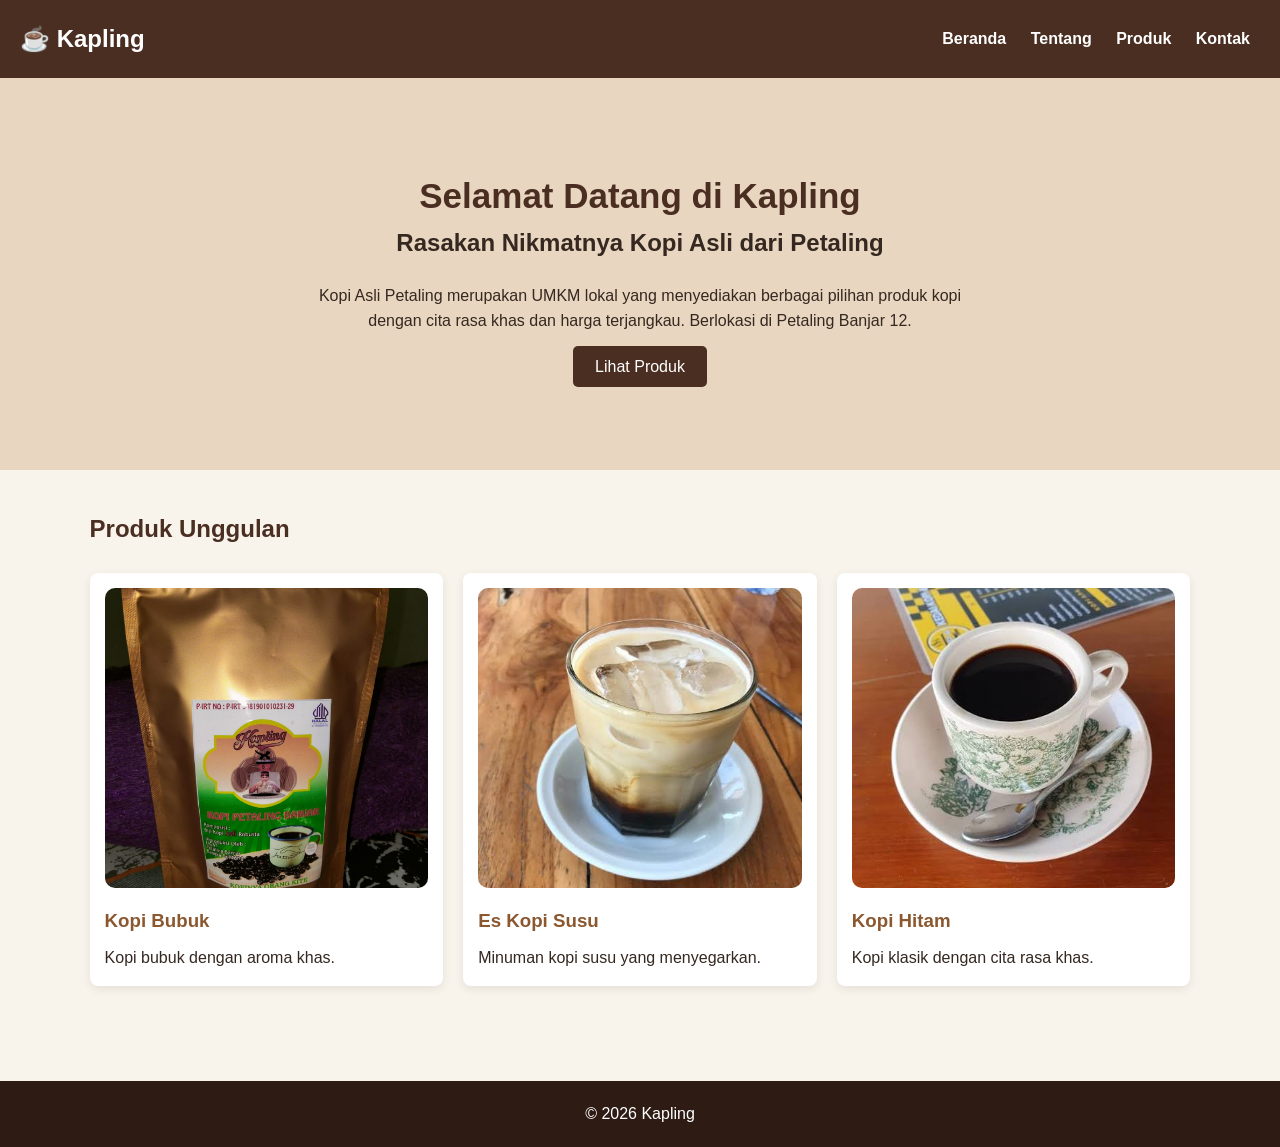
<file: index.html>
<!DOCTYPE html>
<html lang="id">
<head>
    <meta charset="UTF-8">
    <meta name="viewport" content="width=device-width, initial-scale=1.0">
    <title>Beranda - Kapling</title>
    <link rel="stylesheet" href=" style.css">
</head>
<body>

<header>
    <h2>☕ Kapling</h2>
    <nav>
        <a href="index.html">Beranda</a>
        <a href="tentang.html">Tentang</a>
        <a href="produk.html">Produk</a>
        <a href="kontak.html">Kontak</a>
    </nav>
</header>

<main>
<section class="hero">
    <h1>Selamat Datang di Kapling</h1>
    <h2>Rasakan Nikmatnya Kopi Asli dari Petaling</h2>

    <p>
        Kopi Asli Petaling merupakan UMKM lokal yang
        menyediakan berbagai pilihan produk kopi dengan
        cita rasa khas dan harga terjangkau.
        Berlokasi di Petaling Banjar 12.
    </p>

    <a class="tombol" href="produk.html">Lihat Produk</a>
</section>

<section class="container">
    <h2>Produk Unggulan</h2>

    <div class="produk">
        <article>
            <img src="produk.jpeg"
                 alt="Kopi bubuk">
            <h3>Kopi Bubuk </h3>
            <p>Kopi bubuk dengan aroma khas.</p>
        </article>

        <article>
            <img src="es kopi susu.jpg"
                 alt="Es kopi susu">
            <h3>Es Kopi Susu</h3>
            <p>Minuman kopi susu yang menyegarkan.</p>
        </article>

        <article>
            <img src="kopi hitam.jpg"
                 alt="Kopi hitam">
            <h3>Kopi Hitam</h3>
            <p>Kopi klasik dengan cita rasa khas.</p>
        </article>
    </div>
</section>
</main>

<footer>
    <p>&copy; 2026 Kapling </p>
</footer>

</body>
</html>
</file>
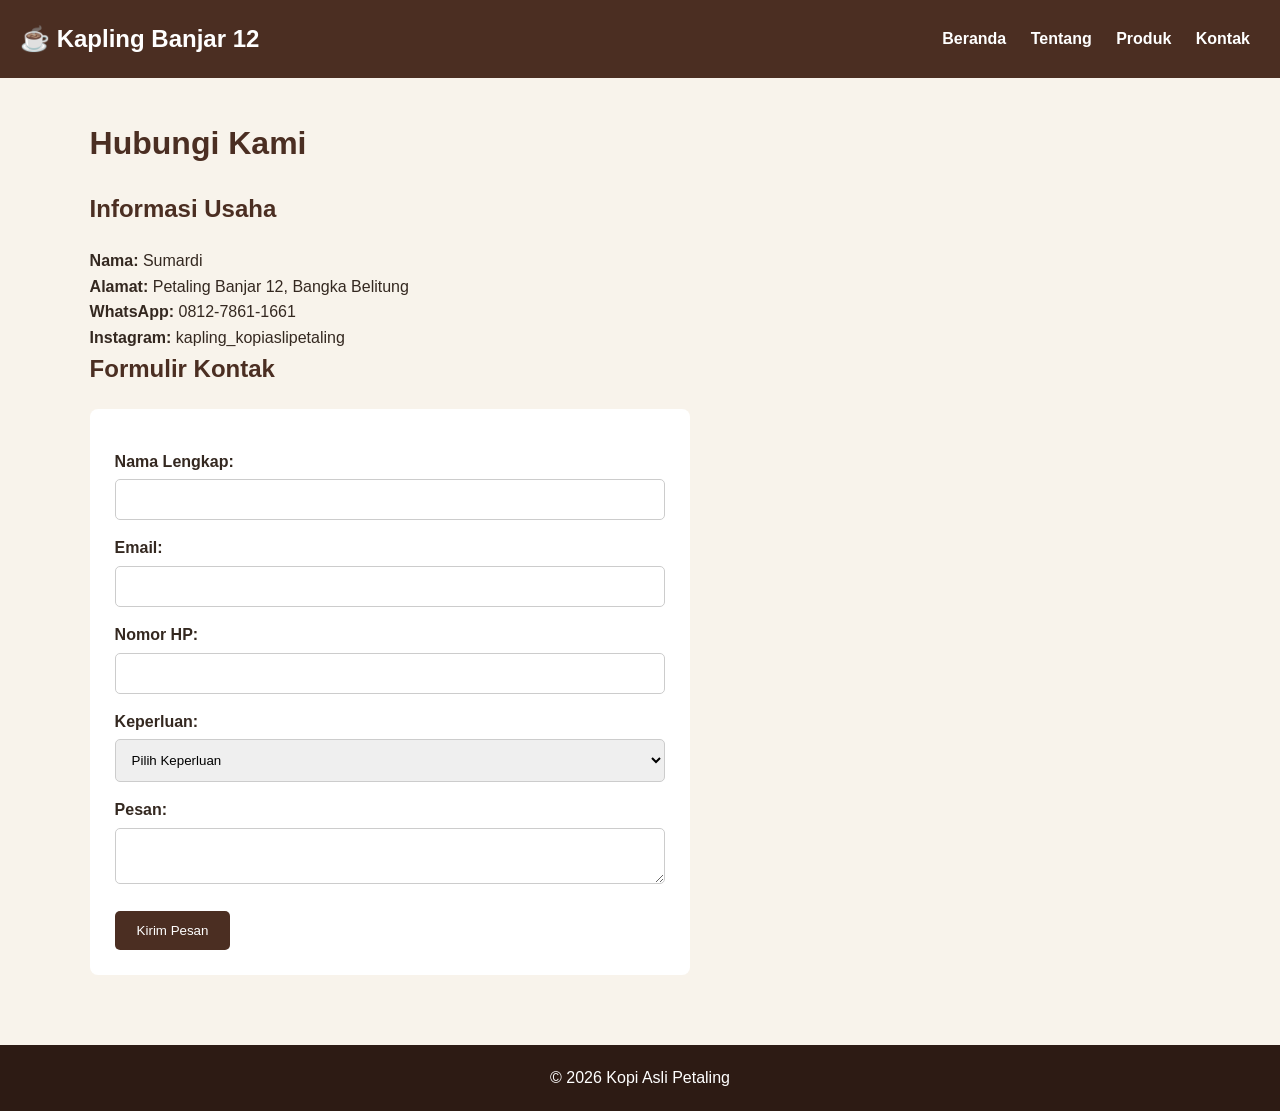
<file: kontak.html>
<!DOCTYPE html>
<html lang="id">
<head>
    <meta charset="UTF-8">
    <meta name="viewport" content="width=device-width, initial-scale=1.0">
    <title>Kontak - Kopi Asli Petaling</title>
    <link rel="stylesheet" href="style.css">
</head>
<body>

<header>
    <h2>☕ Kapling Banjar 12</h2>
    <nav>
        <a href="index.html">Beranda</a>
        <a href="tentang.html">Tentang</a>
        <a href="produk.html">Produk</a>
        <a href="kontak.html">Kontak</a>
    </nav>
</header>

<main class="container">

<h1>Hubungi Kami</h1>

<h2>Informasi Usaha</h2>

<p><b>Nama:</b> Sumardi</p>
<p><b>Alamat:</b> Petaling Banjar 12, Bangka Belitung</p>
<p><b>WhatsApp:</b> 0812-7861-1661</p>
<p><b>Instagram:</b> kapling_kopiaslipetaling</p>

<h2>Formulir Kontak</h2>

<form action="#" method="post">

    <label for="nama">Nama Lengkap:</label>
    <input type="text" id="nama" name="nama"
           required minlength="3" maxlength="60">

    <label for="email">Email:</label>
    <input type="email" id="email" name="email"
           required>

    <label for="hp">Nomor HP:</label>
    <input type="tel" id="hp" name="hp"
           pattern="[0-9]{10,13}"
           title="Masukkan 10 sampai 13 angka"
           required>

    <label for="keperluan">Keperluan:</label>
    <select id="keperluan" name="keperluan" required>
        <option value="">Pilih Keperluan</option>
        <option value="pemesanan">Pemesanan Produk</option>
        <option value="informasi">Informasi Produk</option>
        <option value="kerjasama">Kerja Sama</option>
    </select>

    <label for="pesan">Pesan:</label>
    <textarea id="pesan" name="pesan"
              minlength="10" maxlength="500"
              required></textarea>

    <button type="submit">Kirim Pesan</button>

</form>

</main>

<footer>
    <p>&copy; 2026 Kopi Asli Petaling</p>
</footer>

</body>
</html>
</file>
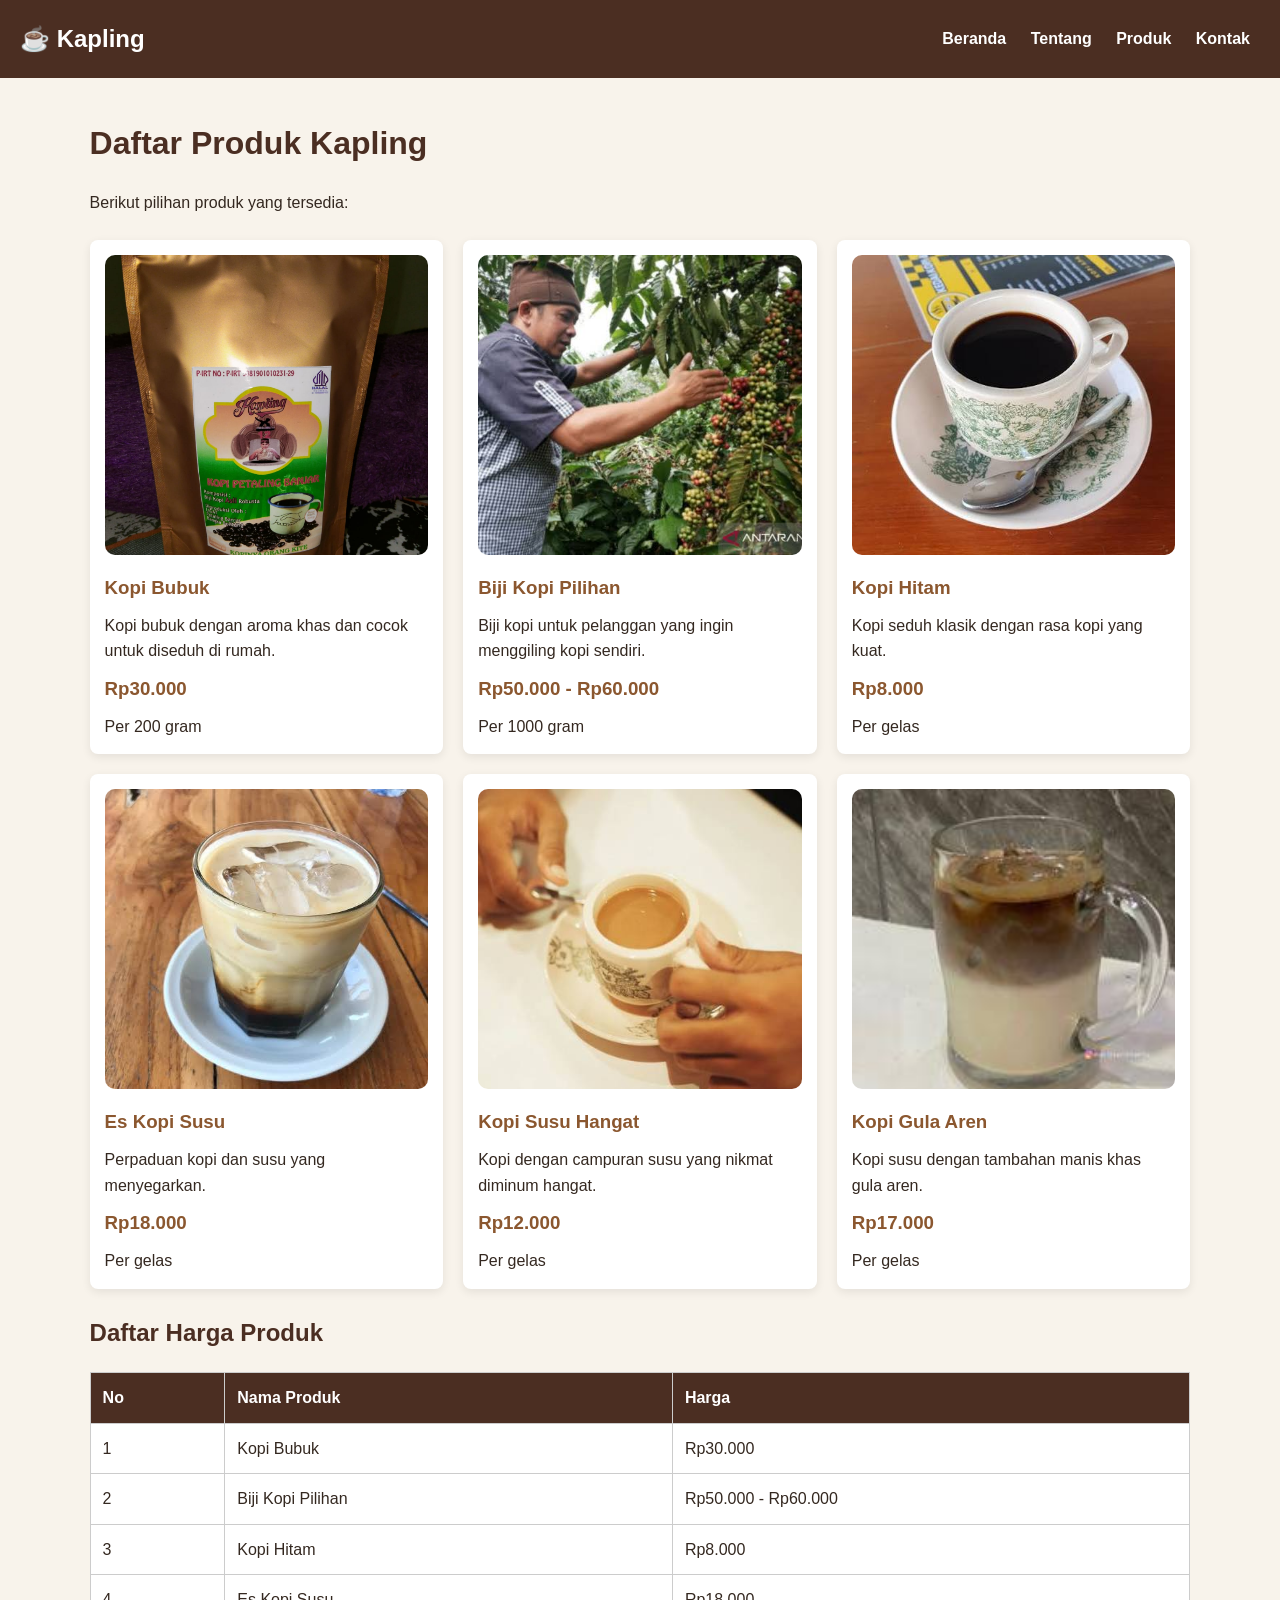
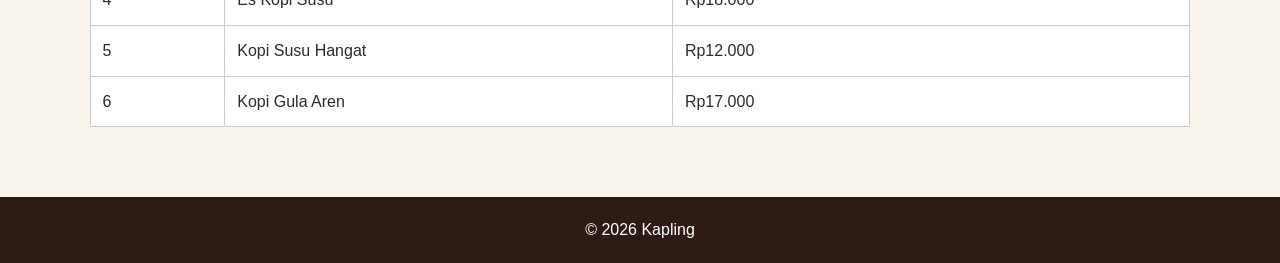
<file: produk.html>
<!DOCTYPE html>
<html lang="id">
<head>
    <meta charset="UTF-8">
    <meta name="viewport" content="width=device-width, initial-scale=1.0">
    <title>Produk - Kapling</title>
    <link rel="stylesheet" href="style.css">
</head>
<body>

<header>
    <h2>☕ Kapling</h2>
    <nav>
        <a href="index.html">Beranda</a>
        <a href="tentang.html">Tentang</a>
        <a href="produk.html">Produk</a>
        <a href="kontak.html">Kontak</a>
    </nav>
</header>

<main class="container">

    <h1>Daftar Produk Kapling</h1>
    <p>Berikut pilihan produk yang tersedia:</p>

    <div class="produk">

        <article>
            <img src="produk.jpeg" alt="Kopi bubuk">
            <h3>Kopi Bubuk</h3>
            <p>Kopi bubuk dengan aroma khas dan cocok untuk diseduh di rumah.</p>
            <h3>Rp30.000</h3>
            <p>Per 200 gram</p>
        </article>

        <article>
            <img src="biji.jpg" alt="Biji kopi pilihan">
            <h3>Biji Kopi Pilihan</h3>
            <p>Biji kopi untuk pelanggan yang ingin menggiling kopi sendiri.</p>
            <h3>Rp50.000 - Rp60.000</h3>
            <p>Per 1000 gram</p>
        </article>

        <article>
            <img src="kopi hitam.jpg" alt="Kopi hitam">
            <h3>Kopi Hitam</h3>
            <p>Kopi seduh klasik dengan rasa kopi yang kuat.</p>
            <h3>Rp8.000</h3>
            <p>Per gelas</p>
        </article>

        <article>
            <img src="es kopi susu.jpg" alt="Es kopi susu">
            <h3>Es Kopi Susu</h3>
            <p>Perpaduan kopi dan susu yang menyegarkan.</p>
            <h3>Rp18.000</h3>
            <p>Per gelas</p>
        </article>

        <article>
            <img src="kopi susu hangat.jpg" alt="Kopi susu hangat">
            <h3>Kopi Susu Hangat</h3>
            <p>Kopi dengan campuran susu yang nikmat diminum hangat.</p>
            <h3>Rp12.000</h3>
            <p>Per gelas</p>
        </article>

        <article>
            <img src="aren.jpg" alt="Kopi gula aren">
            <h3>Kopi Gula Aren</h3>
            <p>Kopi susu dengan tambahan manis khas gula aren.</p>
            <h3>Rp17.000</h3>
            <p>Per gelas</p>
        </article>

    </div>

    <h2>Daftar Harga Produk</h2>

    <table>
        <thead>
            <tr>
                <th>No</th>
                <th>Nama Produk</th>
                <th>Harga</th>
            </tr>
        </thead>

        <tbody>
            <tr><td>1</td><td>Kopi Bubuk</td><td>Rp30.000</td></tr>
            <tr><td>2</td><td>Biji Kopi Pilihan</td><td>Rp50.000 - Rp60.000</td></tr>
            <tr><td>3</td><td>Kopi Hitam</td><td>Rp8.000</td></tr>
            <tr><td>4</td><td>Es Kopi Susu</td><td>Rp18.000</td></tr>
            <tr><td>5</td><td>Kopi Susu Hangat</td><td>Rp12.000</td></tr>
            <tr><td>6</td><td>Kopi Gula Aren</td><td>Rp17.000</td></tr>
        </tbody>
    </table>

</main>

<footer>
    <p>&copy; 2026 Kapling</p>
</footer>

</body>
</html>
</file>
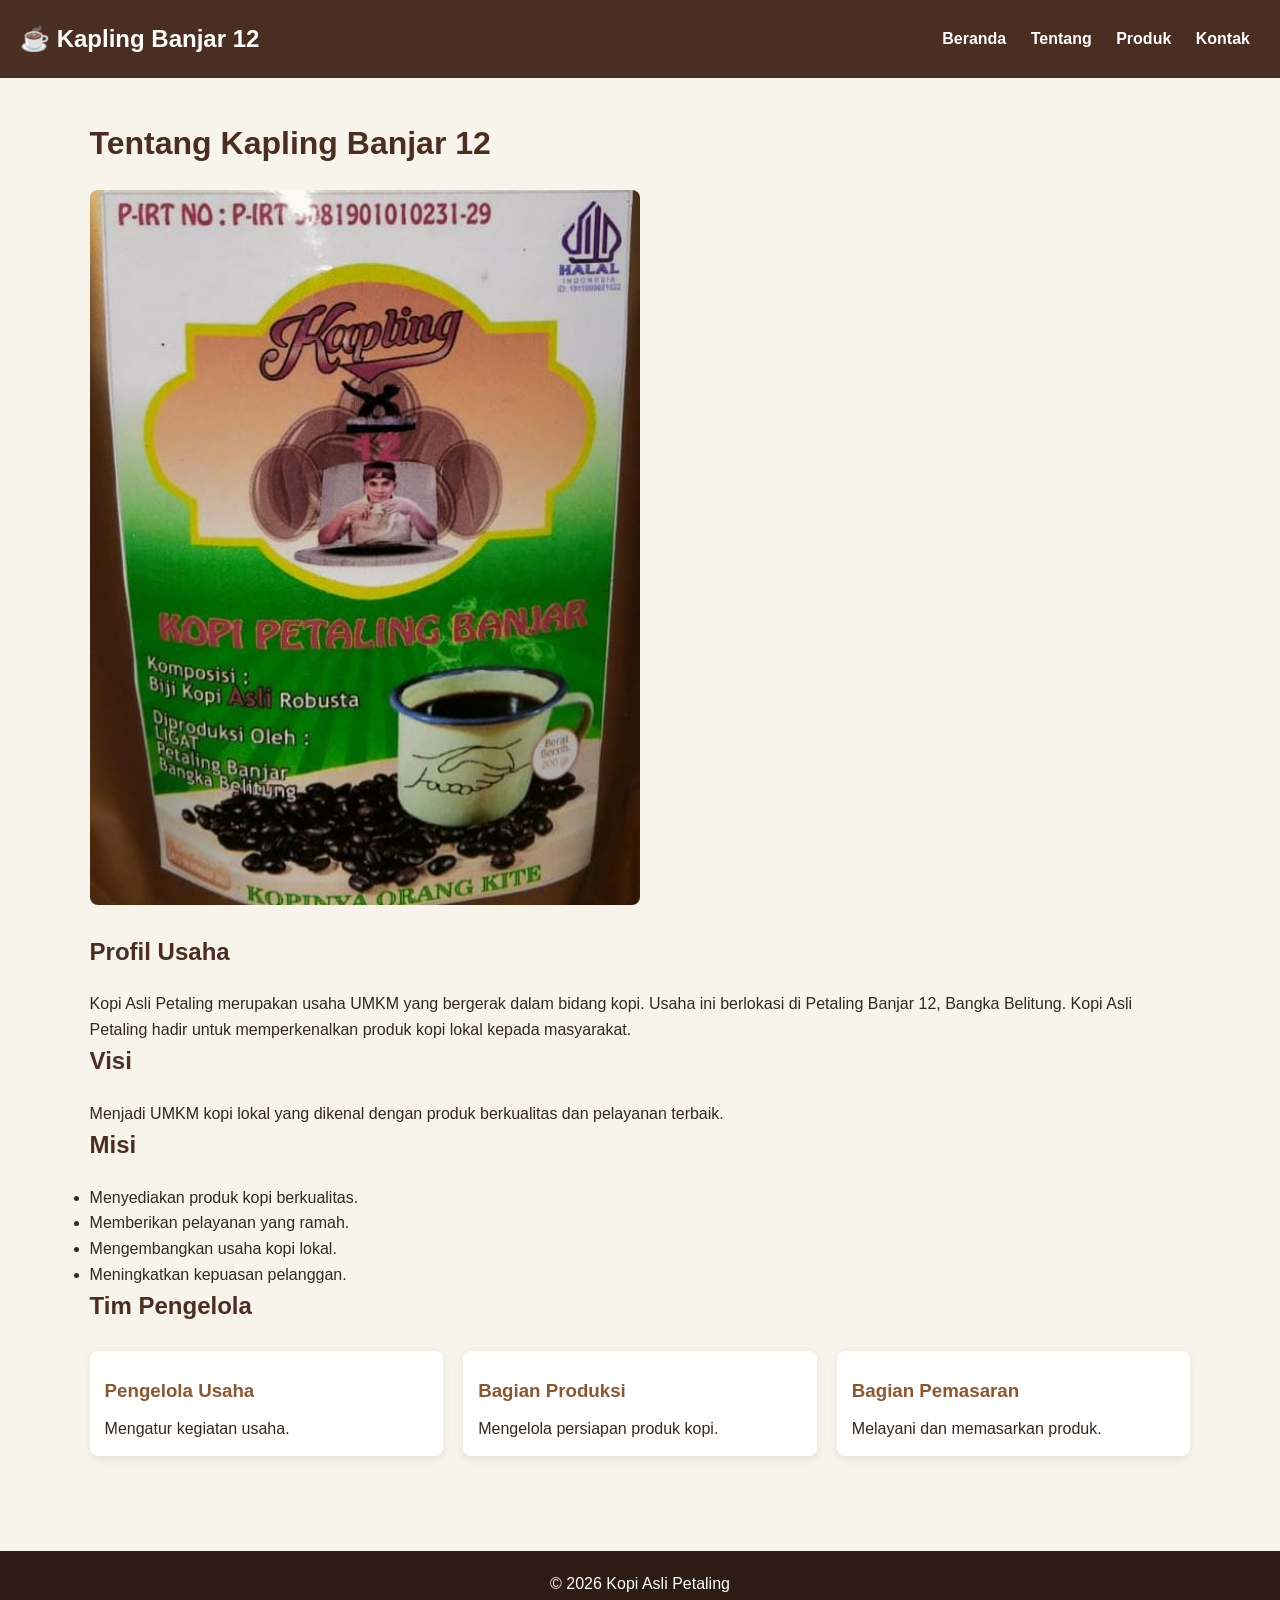
<file: tentang.html>
<!DOCTYPE html>
<html lang="id">
<head>
    <meta charset="UTF-8">
    <meta name="viewport" content="width=device-width, initial-scale=1.0">
    <title>Tentang Kami - Kopi Asli Petaling</title>
    <link rel="stylesheet" href=" style.css">
</head>
<body>

<header>
    <h2>☕ Kapling Banjar 12</h2>
    <nav>
        <a href="index.html">Beranda</a>
        <a href="tentang.html">Tentang</a>
        <a href="produk.html">Produk</a>
        <a href="kontak.html">Kontak</a>
    </nav>
</header>

<main class="container">
    <h1>Tentang Kapling Banjar 12</h1>

    <img class="gambar-tentang"
         src="profil.jpeg"
         alt="Biji kopi dan peralatan penyeduhan">

    <h2>Profil Usaha</h2>

    <p>
        Kopi Asli Petaling merupakan usaha UMKM yang
        bergerak dalam bidang kopi. Usaha ini berlokasi
        di Petaling Banjar 12, Bangka Belitung.
        Kopi Asli Petaling hadir untuk memperkenalkan
        produk kopi lokal kepada masyarakat.
    </p>

    <h2>Visi</h2>
    <p>
        Menjadi UMKM kopi lokal yang dikenal dengan
        produk berkualitas dan pelayanan terbaik.
    </p>

    <h2>Misi</h2>
    <ul>
        <li>Menyediakan produk kopi berkualitas.</li>
        <li>Memberikan pelayanan yang ramah.</li>
        <li>Mengembangkan usaha kopi lokal.</li>
        <li>Meningkatkan kepuasan pelanggan.</li>
    </ul>

    <h2>Tim Pengelola</h2>

    <div class="produk">
        <article>
            <h3>Pengelola Usaha</h3>
            <p>Mengatur kegiatan usaha.</p>
        </article>

        <article>
            <h3>Bagian Produksi</h3>
            <p>Mengelola persiapan produk kopi.</p>
        </article>

        <article>
            <h3>Bagian Pemasaran</h3>
            <p>Melayani dan memasarkan produk.</p>
        </article>
    </div>
</main>

<footer>
    <p>&copy; 2026 Kopi Asli Petaling</p>
</footer>

</body>
</html>
</file>
<file: style.css>
* {
    margin: 0;
    padding: 0;
    box-sizing: border-box;
}

body {
    font-family: Arial, sans-serif;
    background-color: #f8f3eb;
    color: #342820;
    line-height: 1.6;
}

header {
    background-color: #4b2e22;
    color: white;
    padding: 20px;
    display: flex;
    justify-content: space-between;
    align-items: center;
    flex-wrap: wrap;
}

nav a {
    color: white;
    text-decoration: none;
    margin: 10px;
    font-weight: bold;
}

nav a:hover {
    color: #e5bd91;
}

.hero {
    text-align: center;
    padding: 90px 20px;
    background-color: #e9d6c0;
}

.hero h1 {
    font-size: 35px;
    color: #4b2e22;
}

.hero p {
    margin: 20px auto;
    max-width: 650px;
}

.tombol, button {
    background-color: #4b2e22;
    color: white;
    padding: 12px 22px;
    border: none;
    border-radius: 5px;
    text-decoration: none;
    cursor: pointer;
}

.container {
    padding: 40px 7%;
}

.container h1, .container h2 {
    margin-bottom: 20px;
    color: #4b2e22;
}

.produk {
    display: grid;
    grid-template-columns: repeat(3, 1fr);
    gap: 20px;
    margin: 25px 0;
}

article {
    background-color: white;
    padding: 15px;
    border-radius: 8px;
    box-shadow: 0 3px 10px #00000015;
}

article img {
    width: 100%;
    height: 300px;
    object-fit: cover;
    border-radius: 10px;
}

article h3 {
    color: #8b572f;
    margin: 10px 0;
}

.gambar-tentang {
    width: 50%;
    max-height: 1000px;
    object-fit: cover;
    border-radius: 8px;
    margin-bottom: 20px;
}

table {
    width: 100%;
    border-collapse: collapse;
    background-color: white;
    margin-top: 20px;
}

th, td {
    border: 1px solid #ccc;
    padding: 12px;
    text-align: left;
}

th {
    background-color: #4b2e22;
    color: white;
}

form {
    background-color: white;
    padding: 25px;
    border-radius: 8px;
    max-width: 600px;
}

label {
    display: block;
    margin-top: 15px;
    font-weight: bold;
}

input, select, textarea {
    width: 100%;
    padding: 12px;
    margin-top: 5px;
    border: 1px solid #ccc;
    border-radius: 5px;
}

button {
    margin-top: 20px;
}

footer {
    background-color: #2d1b14;
    color: white;
    text-align: center;
    padding: 20px;
    margin-top: 30px;
}

@media (max-width: 768px) {
    .produk {
        grid-template-columns: repeat(2, 1fr);
    }

    header {
        flex-direction: column;
    }
}

@media (max-width: 500px) {
    .produk {
        grid-template-columns: 1fr;
    }
}
</file>
